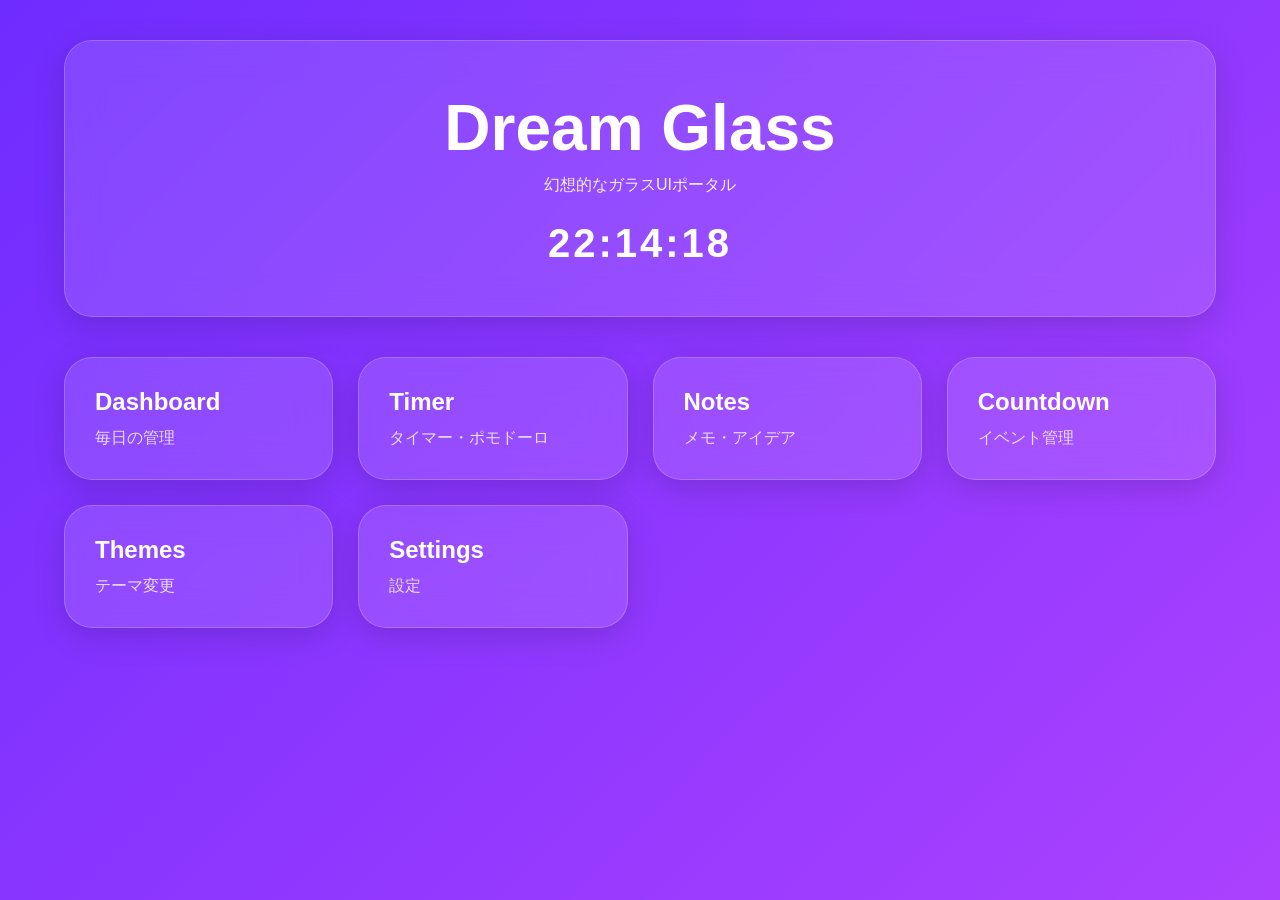
<file: index.html>
<!DOCTYPE html>
<html lang="ja">
<head>
  <meta charset="UTF-8">
  <meta name="viewport" content="width=device-width, initial-scale=1.0">

  <title>Dream Glass</title>

  <meta name="description" content="幻想的なパープル＆ピンクのガラスUIポータル">
  <meta name="keywords" content="Dream Glass, Glassmorphism, Timer, Notes">
  <meta name="author" content="washio">
  <meta name="theme-color" content="#c86bff">

  <!-- OGP -->
  <meta property="og:title" content="Dream Glass">
  <meta property="og:description" content="幻想的なパープル＆ピンクのガラスUIポータル">
  <meta property="og:type" content="website">
  <meta property="og:image" content="assets/meta/og-image.png">

  <!-- Favicon -->
  <link rel="icon" href="assets/favicon/favicon.ico">
  <link rel="icon" type="image/png" sizes="32x32" href="assets/favicon/favicon-32.png">
  <link rel="apple-touch-icon" href="assets/favicon/apple-touch-icon.png">

  <link rel="stylesheet" href="css/style.css">
</head>
<body>

  <div class="background"></div>

  <main class="container">

    <header class="hero glass">
      <h1>Dream Glass</h1>
      <p>幻想的なガラスUIポータル</p>

      <div class="clock" id="clock">
        00:00:00
      </div>
    </header>

    <section class="grid">

      <a href="dashboard.html" class="card glass">
        <h2>Dashboard</h2>
        <p>毎日の管理</p>
      </a>

      <a href="timer.html" class="card glass">
        <h2>Timer</h2>
        <p>タイマー・ポモドーロ</p>
      </a>

      <a href="notes.html" class="card glass">
        <h2>Notes</h2>
        <p>メモ・アイデア</p>
      </a>

      <a href="countdown.html" class="card glass">
        <h2>Countdown</h2>
        <p>イベント管理</p>
      </a>

      <a href="themes.html" class="card glass">
        <h2>Themes</h2>
        <p>テーマ変更</p>
      </a>

      <a href="settings.html" class="card glass">
        <h2>Settings</h2>
        <p>設定</p>
      </a>

    </section>

  </main>

  <script>
    function updateClock() {
      const now = new Date();

      const h = String(now.getHours()).padStart(2, "0");
      const m = String(now.getMinutes()).padStart(2, "0");
      const s = String(now.getSeconds()).padStart(2, "0");

      document.getElementById("clock").textContent =
        `${h}:${m}:${s}`;
    }

    setInterval(updateClock, 1000);
    updateClock();
  </script>

</body>
</html>
</file>
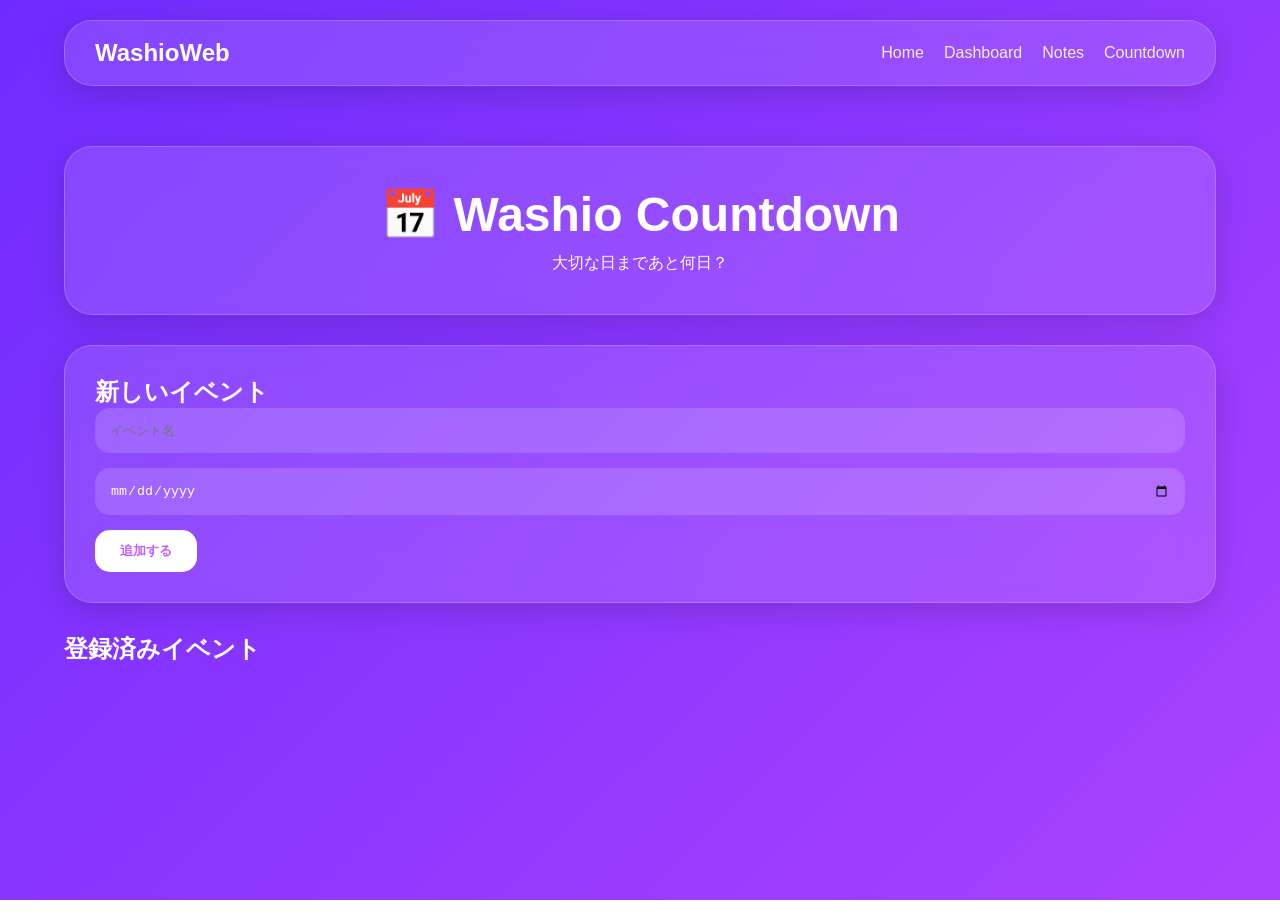
<file: countdown.html>
<!DOCTYPE html>
<html lang="ja">
<head>

<meta charset="UTF-8">
<meta name="viewport" content="width=device-width, initial-scale=1.0">

<title>Washio Countdown | WashioWeb</title>

<meta name="description" content="WashioWebのカウントダウンアプリ">

<link rel="icon" href="assets/favicon/countdown.svg">

<link rel="stylesheet" href="css/style.css">

</head>

<body>

<div class="background"></div>

<header class="navbar glass">

    <a href="index.html" class="logo">
        WashioWeb
    </a>

    <nav>
        <a href="index.html">Home</a>
        <a href="dashboard.html">Dashboard</a>
        <a href="notes.html">Notes</a>
        <a href="countdown.html">Countdown</a>
    </nav>

</header>

<main class="container">

    <section class="glass page-header">

        <h1>📅 Washio Countdown</h1>

        <p>
            大切な日まであと何日？
        </p>

    </section>

    <section class="glass countdown-form">

        <h2>新しいイベント</h2>

        <input
            type="text"
            id="eventName"
            placeholder="イベント名"
        >

        <input
            type="date"
            id="eventDate"
        >

        <button id="addEventBtn">
            追加する
        </button>

    </section>

    <section>

        <h2 class="section-title">
            登録済みイベント
        </h2>

        <div
            id="countdownList"
            class="countdown-grid">

            <!-- JSで追加 -->

        </div>

    </section>

</main>

<script src="js/countdown.js"></script>

</body>
</html>
</file>
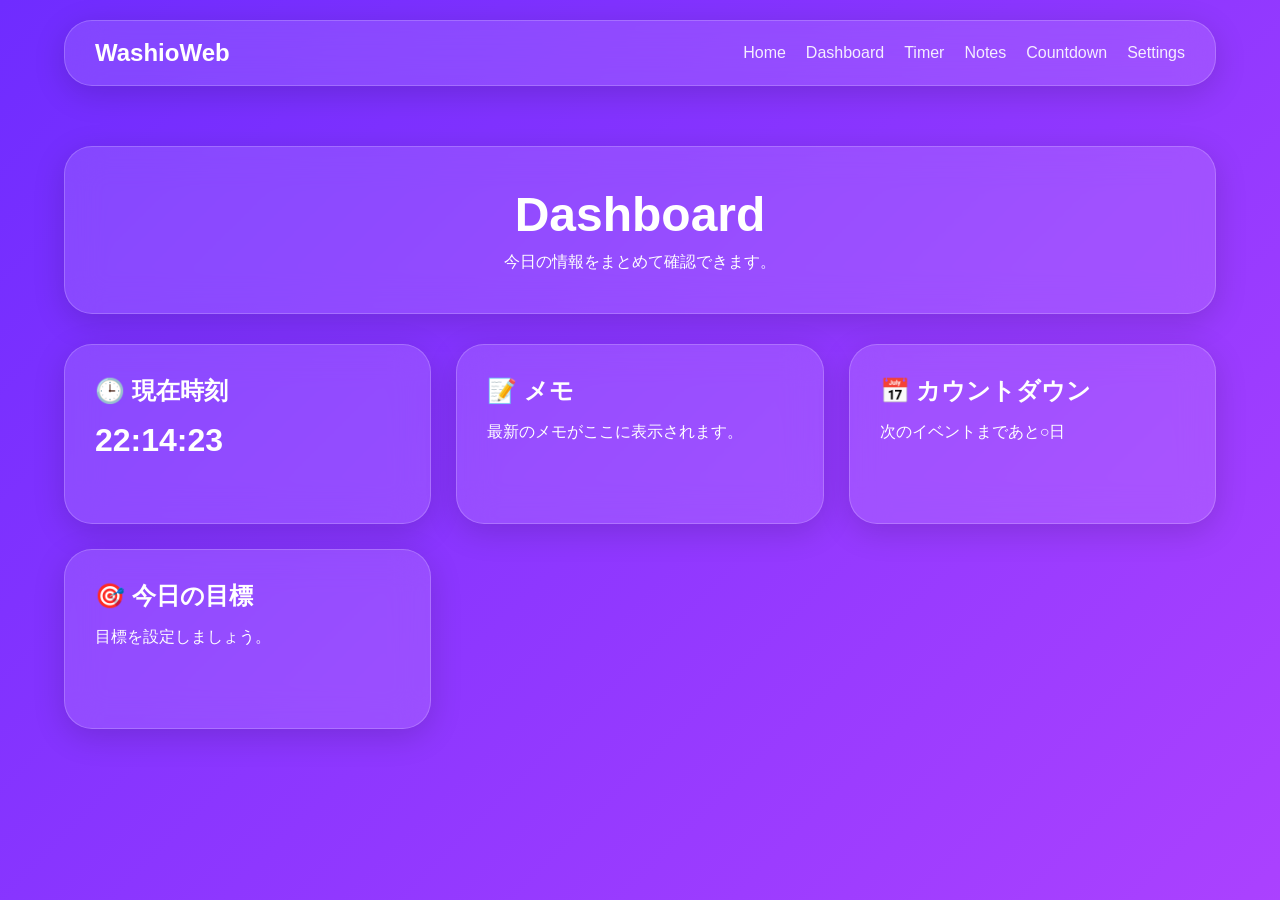
<file: dashboard.html>
<!DOCTYPE html>
<html lang="ja">
<head>
  <meta charset="UTF-8">
  <meta name="viewport" content="width=device-width, initial-scale=1.0">

  <title>Dashboard | WashioWeb</title>

  <link rel="stylesheet" href="css/style.css">
</head>
<body>

<div class="background"></div>

<header class="navbar glass">

  <a href="index.html" class="logo">
    WashioWeb
  </a>

  <nav>
    <a href="index.html">Home</a>
    <a href="dashboard.html">Dashboard</a>
    <a href="timer.html">Timer</a>
    <a href="notes.html">Notes</a>
    <a href="countdown.html">Countdown</a>
    <a href="settings.html">Settings</a>
  </nav>

</header>

<main class="container">

  <section class="glass page-header">
    <h1>Dashboard</h1>
    <p>今日の情報をまとめて確認できます。</p>
  </section>

  <section class="dashboard-grid">

    <div class="glass widget">
      <h2>🕒 現在時刻</h2>
      <div id="clock">00:00:00</div>
    </div>

    <div class="glass widget">
      <h2>📝 メモ</h2>
      <p>最新のメモがここに表示されます。</p>
    </div>

    <div class="glass widget">
      <h2>📅 カウントダウン</h2>
      <p>次のイベントまであと○日</p>
    </div>

    <div class="glass widget">
      <h2>🎯 今日の目標</h2>
      <p>目標を設定しましょう。</p>
    </div>

  </section>

</main>

<script>
function updateClock() {
  const now = new Date();

  const h = String(now.getHours()).padStart(2,"0");
  const m = String(now.getMinutes()).padStart(2,"0");
  const s = String(now.getSeconds()).padStart(2,"0");

  document.getElementById("clock").textContent =
    `${h}:${m}:${s}`;
}

setInterval(updateClock,1000);
updateClock();
</script>

</body>
</html>
</file>
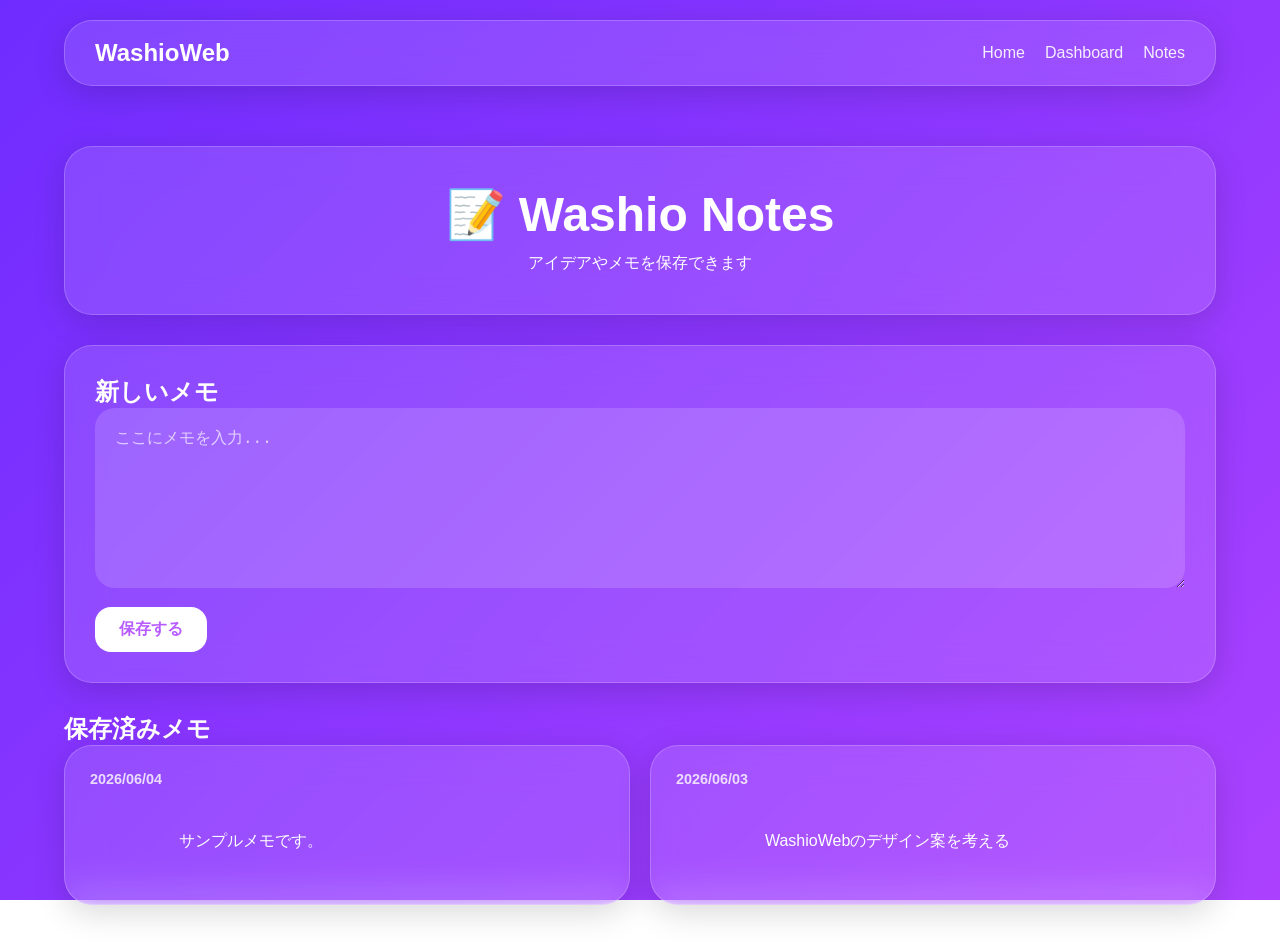
<file: notes.html>
<!DOCTYPE html>
<html lang="ja">
<head>

<meta charset="UTF-8">
<meta name="viewport" content="width=device-width, initial-scale=1.0">

<title>Washio Notes | WashioWeb</title>

<meta name="description" content="WashioWebのメモアプリ">

<link rel="icon" href="assets/favicon/notes.svg">

<link rel="stylesheet" href="css/style.css">

</head>

<body>

<div class="background"></div>

<header class="navbar glass">

    <a href="index.html" class="logo">
        WashioWeb
    </a>

    <nav>
        <a href="index.html">Home</a>
        <a href="dashboard.html">Dashboard</a>
        <a href="notes.html">Notes</a>
    </nav>

</header>

<main class="container">

    <section class="glass page-header">

        <h1>📝 Washio Notes</h1>

        <p>
            アイデアやメモを保存できます
        </p>

    </section>

    <section class="glass note-editor">

        <h2>新しいメモ</h2>

        <textarea
            id="noteInput"
            placeholder="ここにメモを入力..."
        ></textarea>

        <button id="saveBtn">
            保存する
        </button>

    </section>

    <section>

        <h2 class="section-title">
            保存済みメモ
        </h2>

        <div id="notesList" class="notes-grid">

            <div class="glass note-card">

                <h3>
                    2026/06/04
                </h3>

                <p>
                    サンプルメモです。
                </p>

            </div>

            <div class="glass note-card">

                <h3>
                    2026/06/03
                </h3>

                <p>
                    WashioWebのデザイン案を考える
                </p>

            </div>

        </div>

    </section>

</main>

</body>
</html>
</file>
<file: css/style.css>
*{
  margin:0;
  padding:0;
  box-sizing:border-box;
}

body{
  min-height:100vh;
  font-family:
    "Hiragino Sans",
    "Yu Gothic",
    sans-serif;

  overflow-x:hidden;
  color:white;
}

.background{
  position:fixed;
  inset:0;

  background:
    linear-gradient(
      135deg,
      #6f2cff,
      #c94cff,
      #ff77d6
    );

  background-size:300% 300%;

  animation:
    gradientMove 12s ease infinite;

  z-index:-2;
}

@keyframes gradientMove{
  0%{
    background-position:0% 50%;
  }

  50%{
    background-position:100% 50%;
  }

  100%{
    background-position:0% 50%;
  }
}

.container{
  width:min(1200px,90%);
  margin:auto;
  padding:40px 0;
}

.glass{
  background:rgba(255,255,255,0.12);

  backdrop-filter:blur(18px);
  -webkit-backdrop-filter:blur(18px);

  border:1px solid rgba(255,255,255,0.2);

  box-shadow:
    0 8px 32px rgba(0,0,0,0.15);

  border-radius:28px;
}

.hero{
  padding:50px;
  text-align:center;
  margin-bottom:40px;
}

.hero h1{
  font-size:4rem;
  font-weight:700;
}

.hero p{
  margin-top:10px;
  opacity:0.9;
}

.clock{
  margin-top:25px;

  font-size:2.5rem;
  font-weight:bold;

  letter-spacing:3px;
}

.grid{
  display:grid;

  grid-template-columns:
    repeat(auto-fit,minmax(240px,1fr));

  gap:25px;
}

.card{
  text-decoration:none;
  color:white;

  padding:30px;

  transition:
    transform .3s ease,
    box-shadow .3s ease;
}

.card:hover{
  transform:
    translateY(-8px);

  box-shadow:
    0 15px 35px rgba(0,0,0,.2);
}

.card h2{
  margin-bottom:12px;
}

.card p{
  opacity:.8;
}

@media (max-width:768px){

  .hero{
    padding:35px 25px;
  }

  .hero h1{
    font-size:2.7rem;
  }

  .clock{
    font-size:1.8rem;
  }

}

/* ===== Navbar ===== */

.navbar{

  width:min(1200px,90%);
  margin:20px auto;

  padding:18px 30px;

  display:flex;
  justify-content:space-between;
  align-items:center;

}

.logo{

  color:white;
  text-decoration:none;

  font-size:1.5rem;
  font-weight:700;

}

.navbar nav{

  display:flex;
  gap:20px;

}

.navbar nav a{

  color:white;
  text-decoration:none;

  opacity:.9;

  transition:.2s;

}

.navbar nav a:hover{

  opacity:1;

  transform:translateY(-2px);

}

/* ===== Page ===== */

.page-header{

  text-align:center;
  padding:40px;

  margin-bottom:30px;

}

.page-header h1{

  font-size:3rem;
  margin-bottom:10px;

}

/* ===== Dashboard ===== */

.dashboard-grid{

  display:grid;

  grid-template-columns:
    repeat(auto-fit,minmax(280px,1fr));

  gap:25px;

}

.widget{

  padding:30px;

  min-height:180px;

}

.widget h2{

  margin-bottom:15px;

}

.widget #clock{

  font-size:2rem;
  font-weight:bold;

}

/* ===== Notes ===== */

.note-editor{

padding:30px;
margin-bottom:30px;

}

.note-editor textarea{

width:100%;
height:180px;

border:none;
outline:none;

padding:20px;

border-radius:20px;

background:
rgba(255,255,255,0.15);

color:white;

font-size:1rem;

resize:vertical;

}

.note-editor textarea::placeholder{

color:
rgba(255,255,255,.7);

}

.note-editor button{

margin-top:15px;

padding:12px 24px;

border:none;

border-radius:16px;

cursor:pointer;

font-size:1rem;

background:white;
color:#b85cff;

font-weight:bold;

}

.notes-grid{

display:grid;

grid-template-columns:
repeat(auto-fit,minmax(280px,1fr));

gap:20px;

}

.note-card{

padding:25px;

}

.note-card h3{

font-size:.9rem;

opacity:.8;

margin-bottom:15px;

}

.note-card p{

white-space:pre-wrap;
line-height:1.6;

}

.note-card button{

margin-top:20px;

border:none;

padding:8px 14px;

border-radius:12px;

cursor:pointer;

}

.countdown-form{

    padding:30px;
    margin-bottom:30px;

}

.countdown-form input{

    width:100%;

    padding:15px;

    margin-bottom:15px;

    border:none;

    border-radius:15px;

    background:
        rgba(255,255,255,.15);

    color:white;

}

.countdown-form button{

    padding:12px 25px;

    border:none;

    border-radius:15px;

    cursor:pointer;

    background:white;

    color:#c85cff;

    font-weight:bold;

}

.countdown-grid{

    display:grid;

    grid-template-columns:
        repeat(auto-fit,minmax(250px,1fr));

    gap:20px;

}

.countdown-card{

    padding:25px;

    text-align:center;

}

.days{

    font-size:2rem;

    font-weight:bold;

    margin-top:10px;

}
</file>
